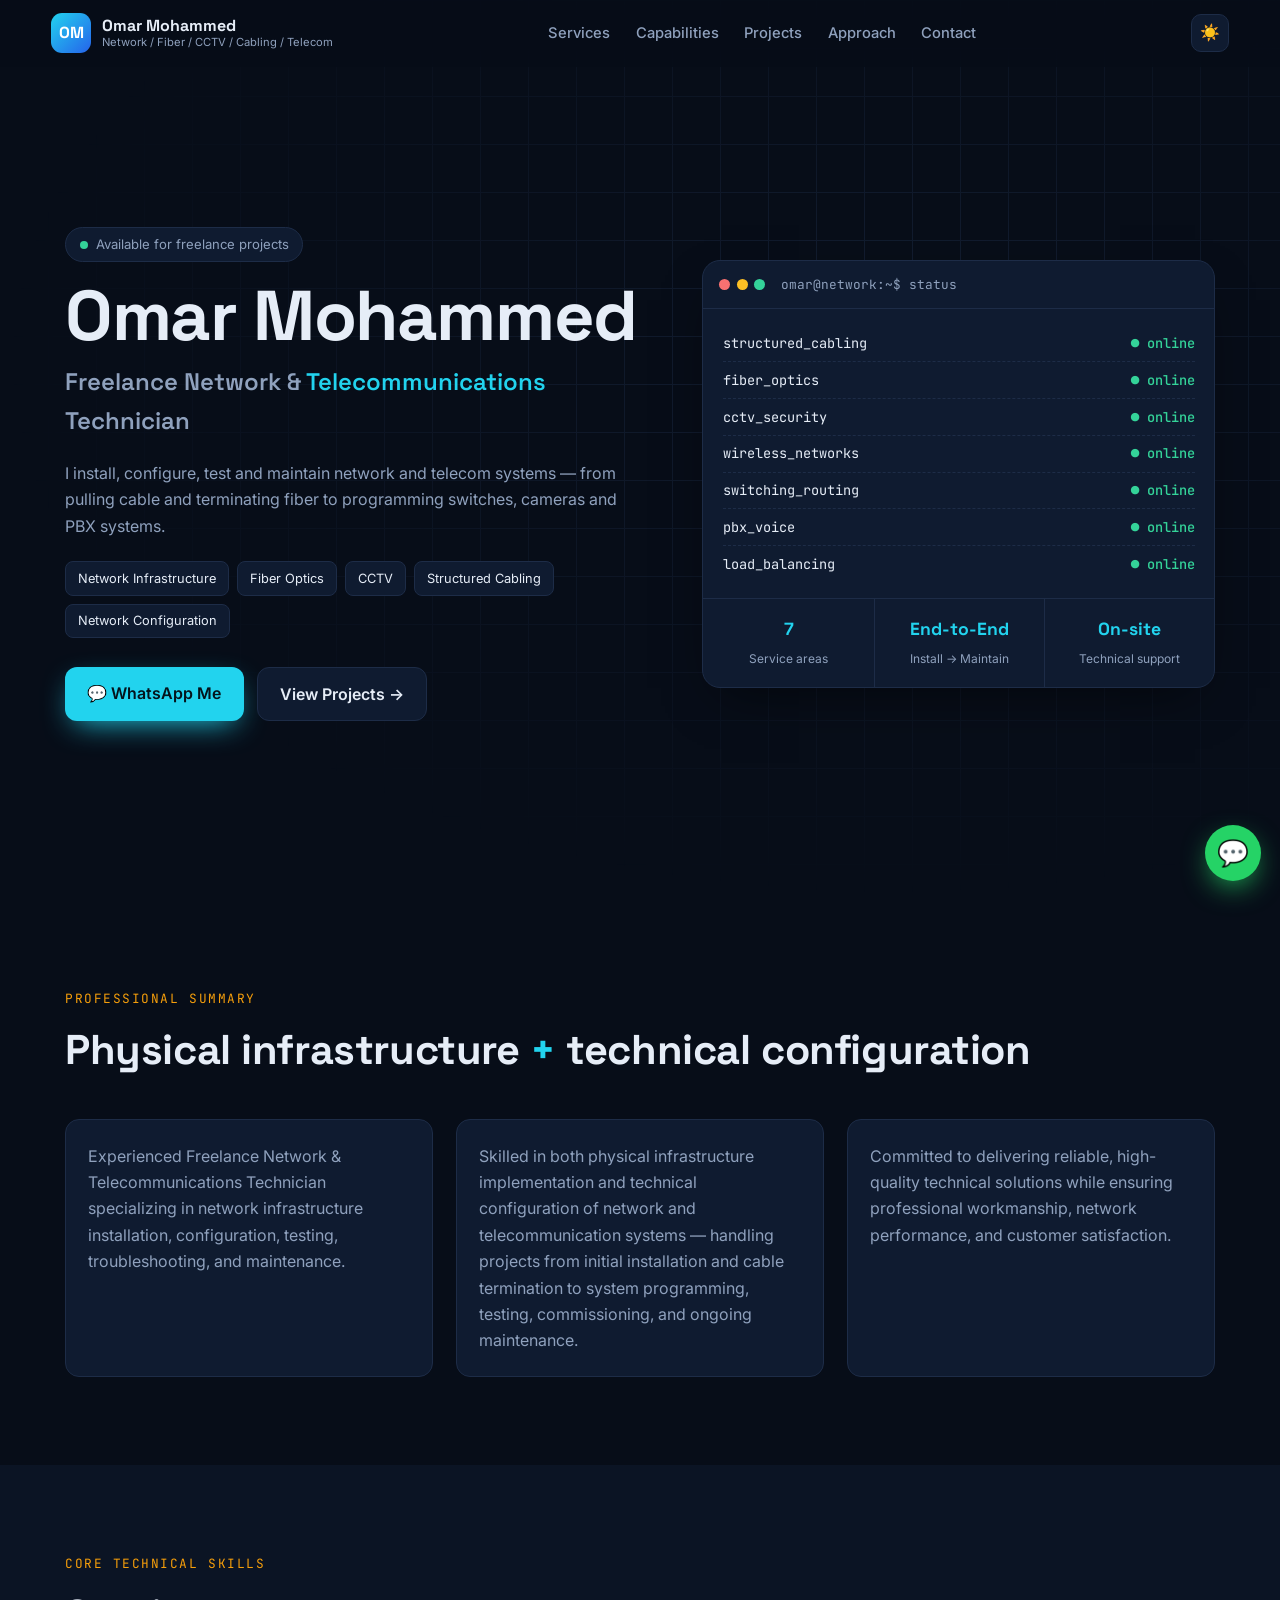
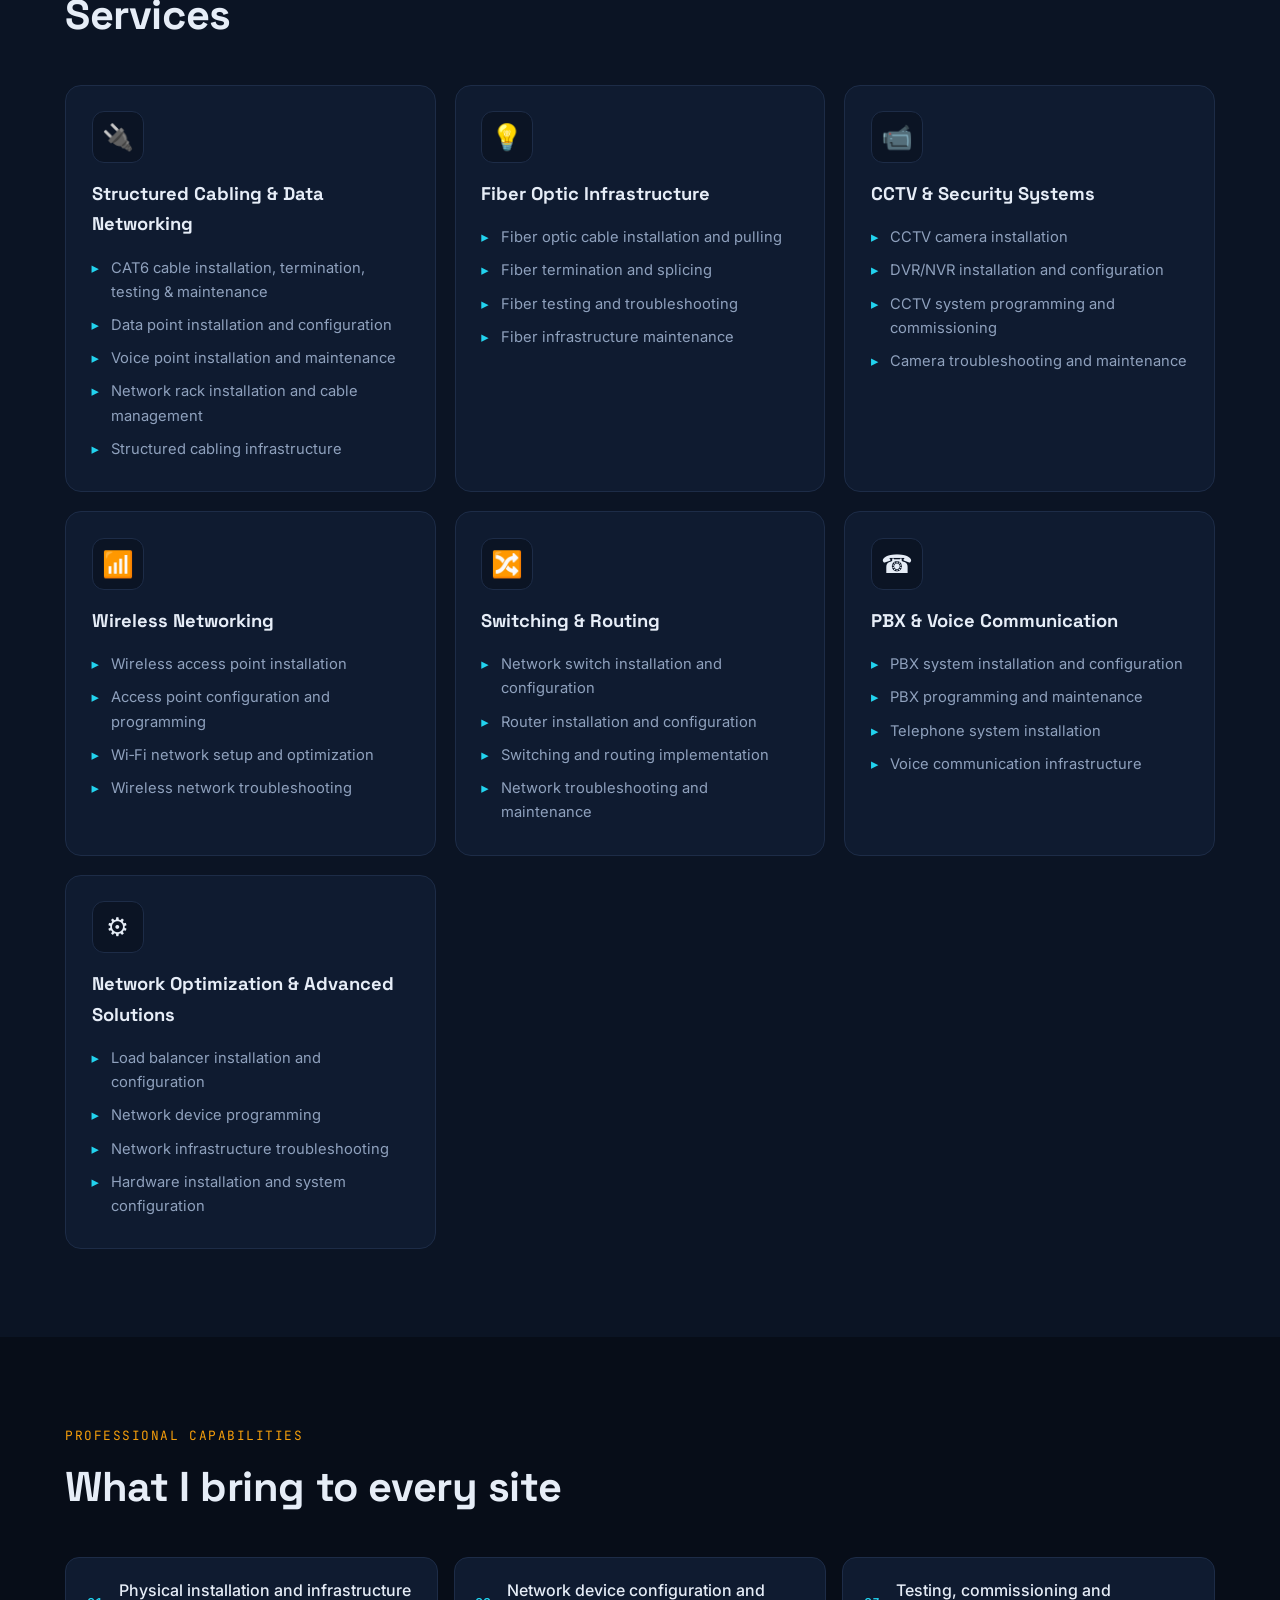
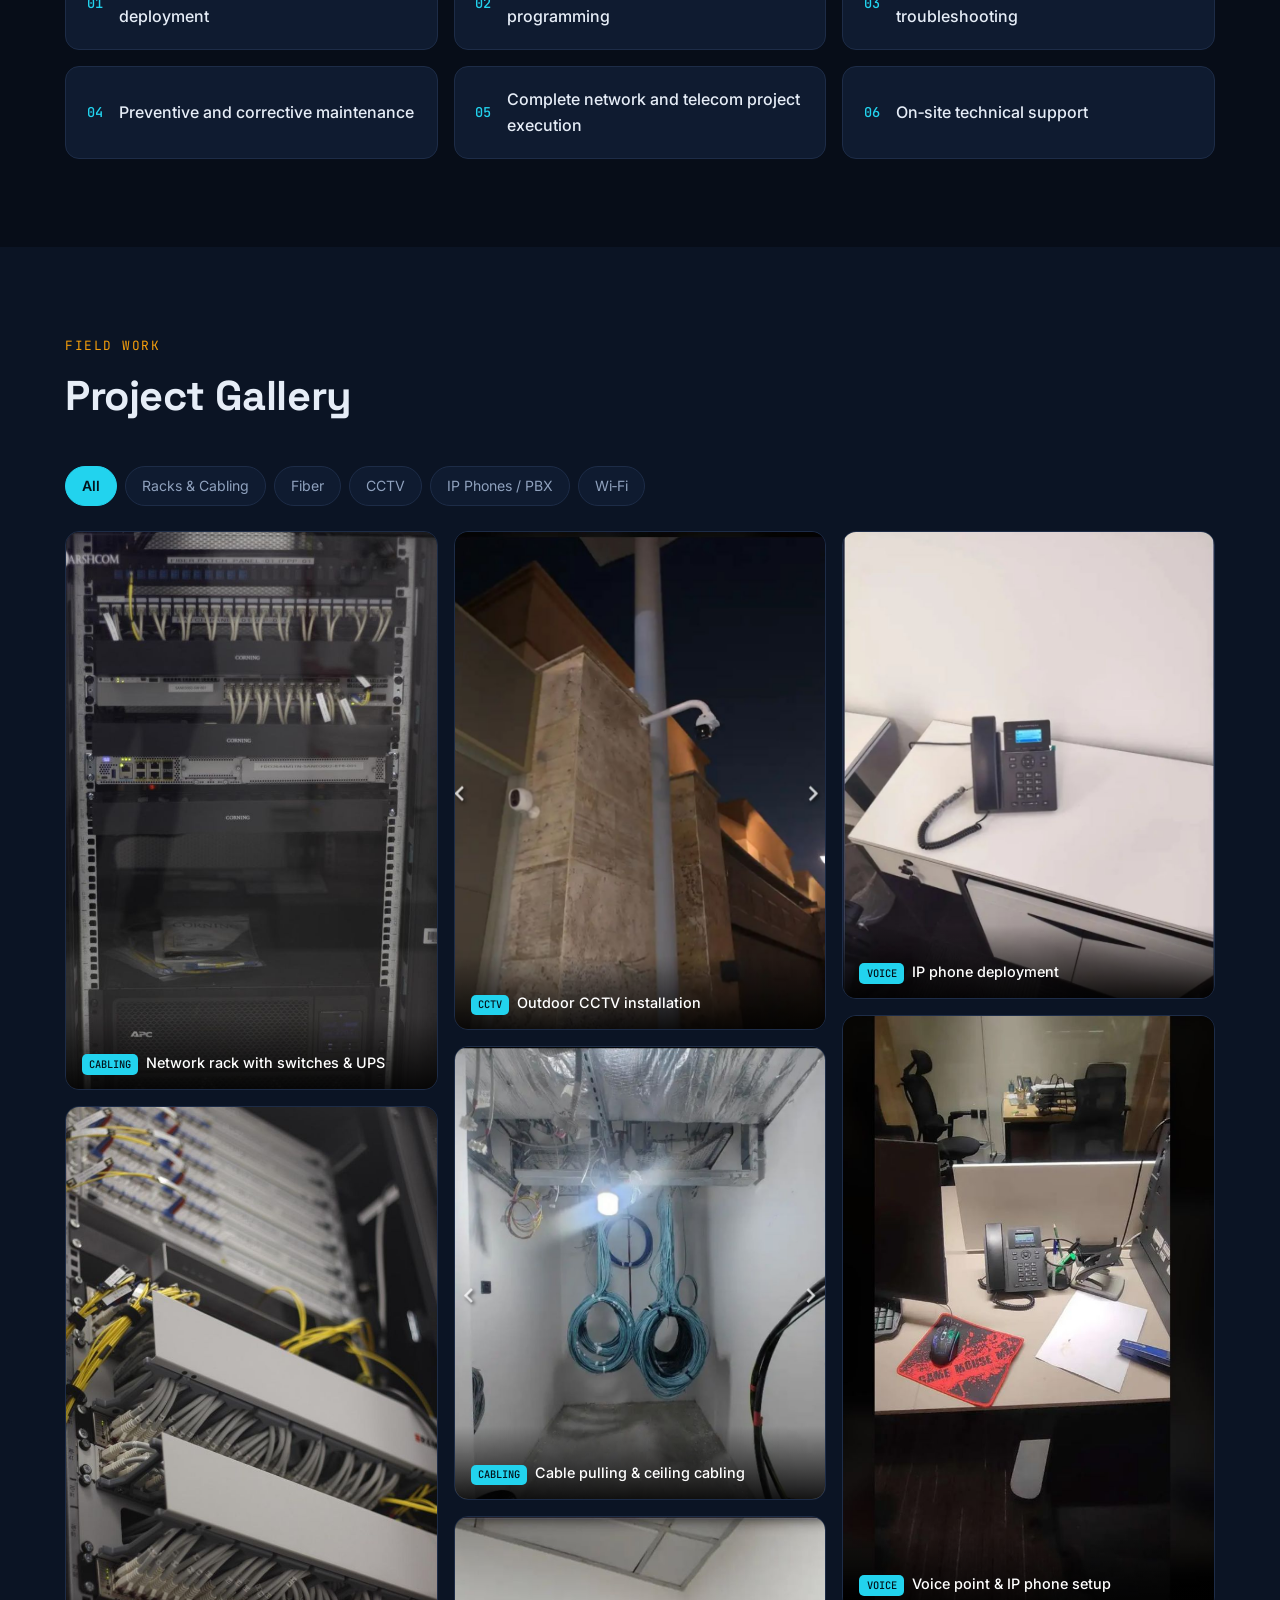
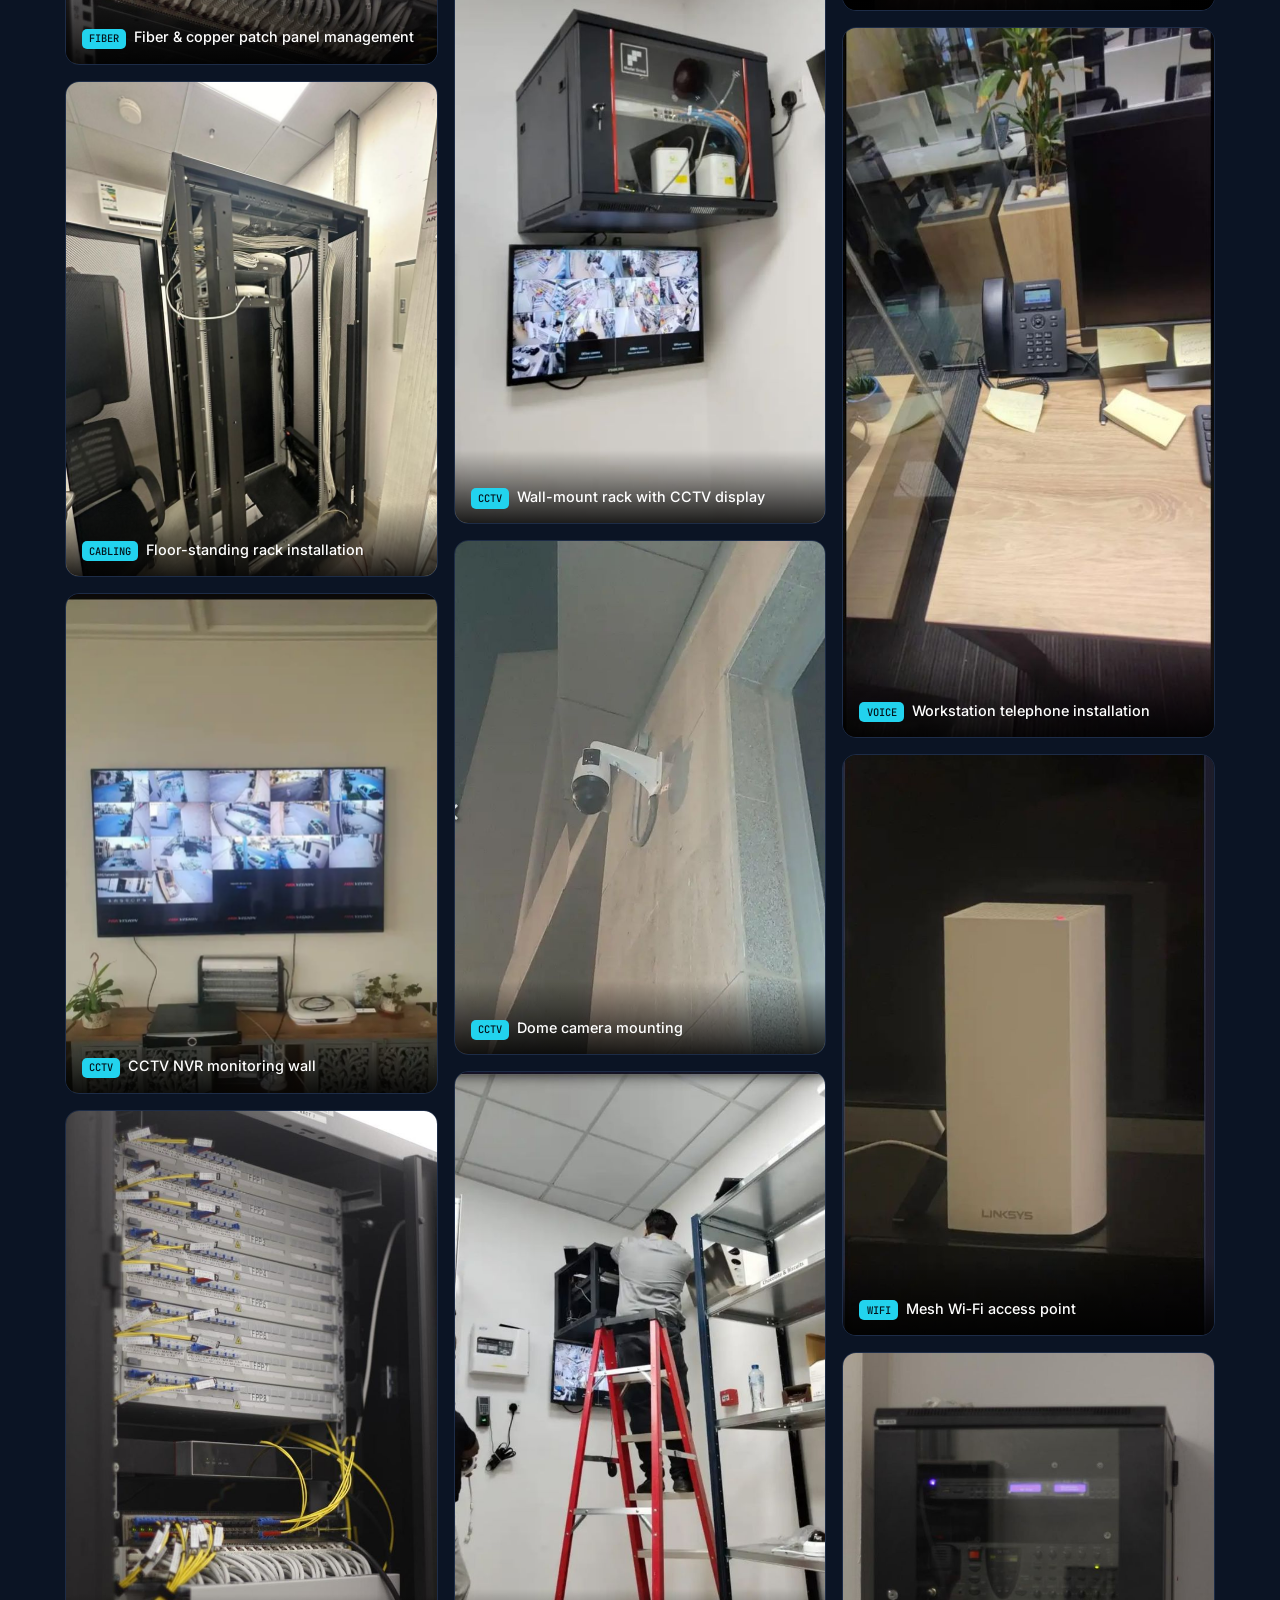
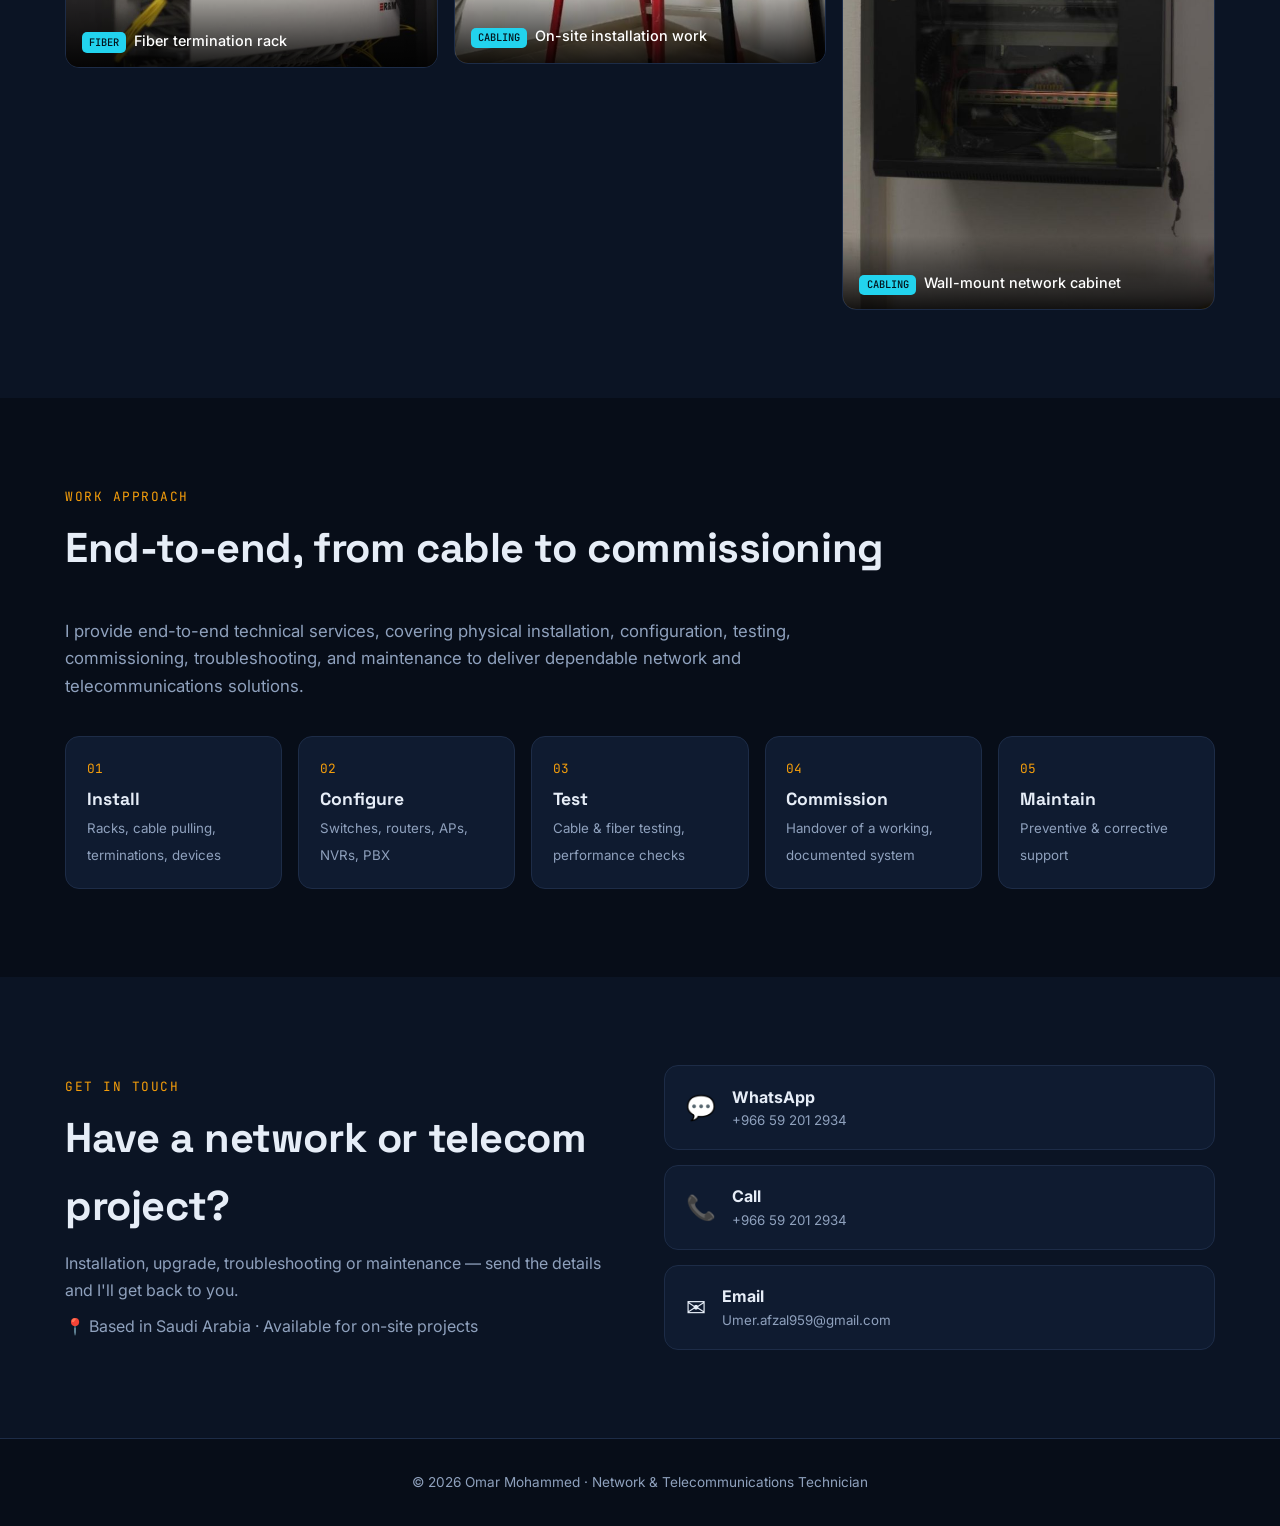
<file: umar-portfolio/index.html>
<!DOCTYPE html>
<html lang="en" data-theme="dark">
<head>
  <meta charset="UTF-8" />
  <meta name="viewport" content="width=device-width, initial-scale=1" />
  <title>Omar Mohammed | Network & Telecommunications Technician</title>
  <meta name="description" content="Portfolio of Omar Mohammed, Freelance Network & Telecommunications Technician — structured cabling, fiber optics, CCTV, Wi-Fi, switching & routing, and PBX systems." />
  <meta property="og:title" content="Omar Mohammed | Network & Telecommunications Technician" />
  <meta property="og:description" content="Network infrastructure, fiber optics, CCTV, structured cabling and network configuration — end to end." />
  <meta property="og:image" content="images/server-rack-ups.jpg" />
  <link rel="icon" href="data:image/svg+xml,<svg xmlns='http://www.w3.org/2000/svg' viewBox='0 0 100 100'><rect width='100' height='100' rx='22' fill='%230ea5e9'/><text x='50' y='66' font-size='46' text-anchor='middle' fill='white' font-family='Arial' font-weight='700'>OM</text></svg>" />
  <link rel="preconnect" href="https://fonts.googleapis.com" />
  <link rel="preconnect" href="https://fonts.gstatic.com" crossorigin />
  <link href="https://fonts.googleapis.com/css2?family=Inter:wght@400;500;600&family=Space+Grotesk:wght@500;600;700&family=JetBrains+Mono:wght@500&display=swap" rel="stylesheet" />
  <link rel="stylesheet" href="style.css" />
</head>
<body>
  <!-- ================= NAVBAR ================= -->
  <header class="nav" id="nav">
    <a href="#home" class="brand">
      <span class="brand-badge">OM</span>
      <span class="brand-text">
        <strong>Omar Mohammed</strong>
        <small>Network / Fiber / CCTV / Cabling / Telecom</small>
      </span>
    </a>
    <nav class="nav-links" id="navLinks">
      <a href="#services">Services</a>
      <a href="#capabilities">Capabilities</a>
      <a href="#projects">Projects</a>
      <a href="#approach">Approach</a>
      <a href="#contact">Contact</a>
    </nav>
    <div class="nav-actions">
      <button class="icon-btn" id="themeToggle" aria-label="Toggle theme">☀️</button>
      <button class="icon-btn menu-btn" id="menuBtn" aria-label="Open menu">☰</button>
    </div>
  </header>

  <main>
    <!-- ================= HERO ================= -->
    <section class="hero" id="home">
      <div class="grid-bg" aria-hidden="true"></div>
      <div class="container hero-inner">
        <div class="hero-text reveal">
          <p class="eyebrow"><span class="pulse"></span> Available for freelance projects</p>
          <h1>Omar Mohammed</h1>
          <h2 class="role">Freelance Network &amp; <span class="accent">Telecommunications</span> Technician</h2>
          <p class="lead">
            I install, configure, test and maintain network and telecom systems — from pulling
            cable and terminating fiber to programming switches, cameras and PBX systems.
          </p>
          <div class="chips">
            <span>Network Infrastructure</span><span>Fiber Optics</span><span>CCTV</span>
            <span>Structured Cabling</span><span>Network Configuration</span>
          </div>
          <div class="cta-row">
            <a class="btn btn-primary" id="heroWhatsapp" href="#" target="_blank" rel="noopener">💬 WhatsApp Me</a>
            <a class="btn btn-ghost" href="#projects">View Projects →</a>
          </div>
        </div>

        <div class="hero-card reveal">
          <div class="card-head">
            <span class="dot r"></span><span class="dot y"></span><span class="dot g"></span>
            <span class="mono">omar@network:~$ status</span>
          </div>
          <ul class="status-list mono">
            <li><span>structured_cabling</span><b class="ok">● online</b></li>
            <li><span>fiber_optics</span><b class="ok">● online</b></li>
            <li><span>cctv_security</span><b class="ok">● online</b></li>
            <li><span>wireless_networks</span><b class="ok">● online</b></li>
            <li><span>switching_routing</span><b class="ok">● online</b></li>
            <li><span>pbx_voice</span><b class="ok">● online</b></li>
            <li><span>load_balancing</span><b class="ok">● online</b></li>
          </ul>
          <div class="stats">
            <div><strong>7</strong><small>Service areas</small></div>
            <div><strong>End‑to‑End</strong><small>Install → Maintain</small></div>
            <div><strong>On‑site</strong><small>Technical support</small></div>
          </div>
        </div>
      </div>
    </section>

    <!-- ================= SUMMARY ================= -->
    <section class="section" id="about">
      <div class="container">
        <p class="label">Professional summary</p>
        <h2 class="title">Physical infrastructure <span class="accent">+</span> technical configuration</h2>
        <div class="about-grid">
          <p class="reveal">
            Experienced Freelance Network &amp; Telecommunications Technician specializing in network
            infrastructure installation, configuration, testing, troubleshooting, and maintenance.
          </p>
          <p class="reveal">
            Skilled in both physical infrastructure implementation and technical configuration of network
            and telecommunication systems — handling projects from initial installation and cable termination
            to system programming, testing, commissioning, and ongoing maintenance.
          </p>
          <p class="reveal">
            Committed to delivering reliable, high-quality technical solutions while ensuring professional
            workmanship, network performance, and customer satisfaction.
          </p>
        </div>
      </div>
    </section>

    <!-- ================= SERVICES ================= -->
    <section class="section alt" id="services">
      <div class="container">
        <p class="label">Core technical skills</p>
        <h2 class="title">Services</h2>
        <div class="services-grid">
          <article class="service reveal">
            <div class="svc-icon">🔌</div>
            <h3>Structured Cabling &amp; Data Networking</h3>
            <ul>
              <li>CAT6 cable installation, termination, testing &amp; maintenance</li>
              <li>Data point installation and configuration</li>
              <li>Voice point installation and maintenance</li>
              <li>Network rack installation and cable management</li>
              <li>Structured cabling infrastructure</li>
            </ul>
          </article>
          <article class="service reveal">
            <div class="svc-icon">💡</div>
            <h3>Fiber Optic Infrastructure</h3>
            <ul>
              <li>Fiber optic cable installation and pulling</li>
              <li>Fiber termination and splicing</li>
              <li>Fiber testing and troubleshooting</li>
              <li>Fiber infrastructure maintenance</li>
            </ul>
          </article>
          <article class="service reveal">
            <div class="svc-icon">📹</div>
            <h3>CCTV &amp; Security Systems</h3>
            <ul>
              <li>CCTV camera installation</li>
              <li>DVR/NVR installation and configuration</li>
              <li>CCTV system programming and commissioning</li>
              <li>Camera troubleshooting and maintenance</li>
            </ul>
          </article>
          <article class="service reveal">
            <div class="svc-icon">📶</div>
            <h3>Wireless Networking</h3>
            <ul>
              <li>Wireless access point installation</li>
              <li>Access point configuration and programming</li>
              <li>Wi‑Fi network setup and optimization</li>
              <li>Wireless network troubleshooting</li>
            </ul>
          </article>
          <article class="service reveal">
            <div class="svc-icon">🔀</div>
            <h3>Switching &amp; Routing</h3>
            <ul>
              <li>Network switch installation and configuration</li>
              <li>Router installation and configuration</li>
              <li>Switching and routing implementation</li>
              <li>Network troubleshooting and maintenance</li>
            </ul>
          </article>
          <article class="service reveal">
            <div class="svc-icon">☎️</div>
            <h3>PBX &amp; Voice Communication</h3>
            <ul>
              <li>PBX system installation and configuration</li>
              <li>PBX programming and maintenance</li>
              <li>Telephone system installation</li>
              <li>Voice communication infrastructure</li>
            </ul>
          </article>
          <article class="service reveal">
            <div class="svc-icon">⚙️</div>
            <h3>Network Optimization &amp; Advanced Solutions</h3>
            <ul>
              <li>Load balancer installation and configuration</li>
              <li>Network device programming</li>
              <li>Network infrastructure troubleshooting</li>
              <li>Hardware installation and system configuration</li>
            </ul>
          </article>
        </div>
      </div>
    </section>

    <!-- ================= CAPABILITIES ================= -->
    <section class="section" id="capabilities">
      <div class="container">
        <p class="label">Professional capabilities</p>
        <h2 class="title">What I bring to every site</h2>
        <div class="cap-grid">
          <div class="cap reveal"><span>01</span>Physical installation and infrastructure deployment</div>
          <div class="cap reveal"><span>02</span>Network device configuration and programming</div>
          <div class="cap reveal"><span>03</span>Testing, commissioning and troubleshooting</div>
          <div class="cap reveal"><span>04</span>Preventive and corrective maintenance</div>
          <div class="cap reveal"><span>05</span>Complete network and telecom project execution</div>
          <div class="cap reveal"><span>06</span>On‑site technical support</div>
        </div>
      </div>
    </section>

    <!-- ================= PROJECTS ================= -->
    <section class="section alt" id="projects">
      <div class="container">
        <p class="label">Field work</p>
        <h2 class="title">Project Gallery</h2>
        <div class="filters" id="filters">
          <button class="active" data-filter="all">All</button>
          <button data-filter="cabling">Racks &amp; Cabling</button>
          <button data-filter="fiber">Fiber</button>
          <button data-filter="cctv">CCTV</button>
          <button data-filter="voice">IP Phones / PBX</button>
          <button data-filter="wifi">Wi‑Fi</button>
        </div>
        <div class="gallery" id="gallery"><!-- filled by script.js --></div>
      </div>
    </section>

    <!-- ================= APPROACH ================= -->
    <section class="section" id="approach">
      <div class="container">
        <p class="label">Work approach</p>
        <h2 class="title">End‑to‑end, from cable to commissioning</h2>
        <p class="approach-lead reveal">
          I provide end-to-end technical services, covering physical installation, configuration, testing,
          commissioning, troubleshooting, and maintenance to deliver dependable network and
          telecommunications solutions.
        </p>
        <ol class="timeline">
          <li class="reveal"><b>Install</b><small>Racks, cable pulling, terminations, devices</small></li>
          <li class="reveal"><b>Configure</b><small>Switches, routers, APs, NVRs, PBX</small></li>
          <li class="reveal"><b>Test</b><small>Cable &amp; fiber testing, performance checks</small></li>
          <li class="reveal"><b>Commission</b><small>Handover of a working, documented system</small></li>
          <li class="reveal"><b>Maintain</b><small>Preventive &amp; corrective support</small></li>
        </ol>
      </div>
    </section>

    <!-- ================= CONTACT ================= -->
    <section class="section alt" id="contact">
      <div class="container contact">
        <div class="reveal">
          <p class="label">Get in touch</p>
          <h2 class="title">Have a network or telecom project?</h2>
          <p class="muted">Installation, upgrade, troubleshooting or maintenance — send the details and I'll get back to you.</p>
          <p class="muted" id="locationText"></p>
        </div>
        <div class="contact-cards reveal">
          <a class="contact-card" id="cWhatsapp" href="#" target="_blank" rel="noopener"><span>💬</span><div><b>WhatsApp</b><small id="cWhatsappText"></small></div></a>
          <a class="contact-card" id="cPhone" href="#"><span>📞</span><div><b>Call</b><small id="cPhoneText"></small></div></a>
          <a class="contact-card" id="cEmail" href="#"><span>✉️</span><div><b>Email</b><small id="cEmailText"></small></div></a>
        </div>
      </div>
    </section>
  </main>

  <footer class="footer">
    <p>© <span id="year"></span> Omar Mohammed · Network &amp; Telecommunications Technician</p>
  </footer>

  <!-- Floating WhatsApp button -->
  <a class="wa-float" id="waFloat" href="#" target="_blank" rel="noopener" aria-label="WhatsApp">💬</a>

  <!-- Lightbox -->
  <div class="lightbox" id="lightbox" aria-hidden="true">
    <button class="lb-close" id="lbClose" aria-label="Close">✕</button>
    <button class="lb-nav prev" id="lbPrev" aria-label="Previous">‹</button>
    <figure><img id="lbImg" alt="" /><figcaption id="lbCap"></figcaption></figure>
    <button class="lb-nav next" id="lbNext" aria-label="Next">›</button>
  </div>

  <script src="script.js"></script>
</body>
</html>
</file>
<file: umar-portfolio/style.css>
/* ================= Theme colors ================= */
:root,
[data-theme="dark"] {
  --bg: #070d18;
  --bg-alt: #0b1424;
  --card: #0f1b30;
  --border: #1d2c47;
  --text: #e6edf7;
  --muted: #8fa1bd;
  --accent: #22d3ee;
  --accent-2: #f59e0b;
  --ok: #34d399;
  --shadow: 0 20px 50px -20px rgba(0, 0, 0, 0.6);
}
[data-theme="light"] {
  --bg: #f5f8fc;
  --bg-alt: #eaf0f8;
  --card: #ffffff;
  --border: #d6e0ee;
  --text: #0c1628;
  --muted: #52627c;
  --accent: #0284c7;
  --accent-2: #d97706;
  --ok: #059669;
  --shadow: 0 20px 50px -25px rgba(15, 40, 80, 0.25);
}

* { box-sizing: border-box; margin: 0; padding: 0; }
html { scroll-behavior: smooth; scroll-padding-top: 80px; }
body {
  font-family: "Inter", system-ui, sans-serif;
  background: var(--bg);
  color: var(--text);
  line-height: 1.65;
  transition: background 0.3s, color 0.3s;
}
a { color: inherit; text-decoration: none; }
img { max-width: 100%; display: block; }
.container { width: min(1150px, 92%); margin: 0 auto; }
.mono { font-family: "JetBrains Mono", monospace; }
.accent { color: var(--accent); }
.muted { color: var(--muted); margin-top: 0.6rem; }

h1, h2, h3, .brand strong { font-family: "Space Grotesk", sans-serif; }

/* ================= Navbar ================= */
.nav {
  position: fixed; inset: 0 0 auto 0; z-index: 50;
  display: flex; align-items: center; justify-content: space-between;
  padding: 0.8rem 4%;
  background: color-mix(in srgb, var(--bg) 80%, transparent);
  backdrop-filter: blur(12px);
  border-bottom: 1px solid transparent;
  transition: border-color 0.3s;
}
.nav.scrolled { border-color: var(--border); }
.brand { display: flex; align-items: center; gap: 0.7rem; }
.brand-badge {
  width: 40px; height: 40px; border-radius: 11px;
  display: grid; place-items: center; font-weight: 700; color: #fff;
  background: linear-gradient(135deg, var(--accent), #2563eb);
  font-family: "Space Grotesk", sans-serif;
}
.brand-text { display: flex; flex-direction: column; line-height: 1.2; }
.brand-text small { color: var(--muted); font-size: 0.7rem; }
.nav-links { display: flex; gap: 1.6rem; }
.nav-links a { color: var(--muted); font-size: 0.92rem; font-weight: 500; transition: color 0.2s; }
.nav-links a:hover { color: var(--accent); }
.nav-actions { display: flex; gap: 0.5rem; }
.icon-btn {
  width: 38px; height: 38px; border-radius: 10px; cursor: pointer;
  background: var(--card); border: 1px solid var(--border); color: var(--text); font-size: 1rem;
}
.menu-btn { display: none; }

/* ================= Hero ================= */
.hero { position: relative; min-height: 100vh; display: flex; align-items: center; padding: 7rem 0 4rem; overflow: hidden; }
.grid-bg {
  position: absolute; inset: 0; opacity: 0.5;
  background-image:
    linear-gradient(var(--border) 1px, transparent 1px),
    linear-gradient(90deg, var(--border) 1px, transparent 1px);
  background-size: 48px 48px;
  mask-image: radial-gradient(ellipse at 70% 40%, #000 10%, transparent 70%);
}
.hero-inner { position: relative; display: grid; grid-template-columns: 1.15fr 1fr; gap: 3rem; align-items: center; }
.eyebrow {
  display: inline-flex; align-items: center; gap: 0.5rem;
  font-size: 0.82rem; color: var(--muted);
  border: 1px solid var(--border); background: var(--card);
  padding: 0.35rem 0.85rem; border-radius: 99px;
}
.pulse { width: 8px; height: 8px; border-radius: 50%; background: var(--ok); box-shadow: 0 0 0 0 var(--ok); animation: pulse 1.8s infinite; }
@keyframes pulse { 70% { box-shadow: 0 0 0 9px transparent; } 100% { box-shadow: 0 0 0 0 transparent; } }
.hero h1 { font-size: clamp(2.6rem, 6vw, 4.4rem); line-height: 1.05; margin: 1.1rem 0 0.5rem; letter-spacing: -0.02em; }
.role { font-size: clamp(1.15rem, 2.2vw, 1.5rem); font-weight: 600; color: var(--muted); }
.lead { margin: 1.2rem 0 1.4rem; color: var(--muted); max-width: 560px; }
.chips { display: flex; flex-wrap: wrap; gap: 0.5rem; }
.chips span {
  font-size: 0.8rem; padding: 0.35rem 0.75rem; border-radius: 8px;
  border: 1px solid var(--border); background: var(--card);
}
.cta-row { display: flex; gap: 0.8rem; margin-top: 1.8rem; flex-wrap: wrap; }
.btn { padding: 0.8rem 1.4rem; border-radius: 12px; font-weight: 600; transition: transform 0.2s, box-shadow 0.2s; }
.btn:hover { transform: translateY(-2px); }
.btn-primary { background: var(--accent); color: #04141c; box-shadow: 0 10px 30px -10px var(--accent); }
.btn-ghost { border: 1px solid var(--border); background: var(--card); }

.hero-card { background: var(--card); border: 1px solid var(--border); border-radius: 18px; box-shadow: var(--shadow); overflow: hidden; }
.card-head { display: flex; align-items: center; gap: 0.4rem; padding: 0.8rem 1rem; border-bottom: 1px solid var(--border); font-size: 0.8rem; color: var(--muted); }
.card-head .mono { margin-left: 0.6rem; }
.dot { width: 11px; height: 11px; border-radius: 50%; }
.dot.r { background: #f87171; } .dot.y { background: #fbbf24; } .dot.g { background: #34d399; }
.status-list { list-style: none; padding: 1rem 1.2rem; font-size: 0.85rem; }
.status-list li { display: flex; justify-content: space-between; padding: 0.42rem 0; border-bottom: 1px dashed var(--border); }
.status-list li:last-child { border: 0; }
.ok { color: var(--ok); font-weight: 500; }
.stats { display: grid; grid-template-columns: repeat(3, 1fr); border-top: 1px solid var(--border); }
.stats div { padding: 1rem; text-align: center; }
.stats div + div { border-left: 1px solid var(--border); }
.stats strong { display: block; font-family: "Space Grotesk", sans-serif; font-size: 1.1rem; color: var(--accent); }
.stats small { color: var(--muted); font-size: 0.75rem; }

/* ================= Sections ================= */
.section { padding: 5.5rem 0; }
.section.alt { background: var(--bg-alt); }
.label { font-family: "JetBrains Mono", monospace; color: var(--accent-2); font-size: 0.8rem; text-transform: uppercase; letter-spacing: 0.12em; }
.title { font-size: clamp(1.8rem, 3.6vw, 2.6rem); margin: 0.4rem 0 2.2rem; letter-spacing: -0.01em; }

.about-grid { display: grid; grid-template-columns: repeat(3, 1fr); gap: 1.4rem; }
.about-grid p { background: var(--card); border: 1px solid var(--border); border-radius: 14px; padding: 1.4rem; color: var(--muted); }

.services-grid { display: grid; grid-template-columns: repeat(auto-fill, minmax(320px, 1fr)); gap: 1.2rem; }
.service {
  background: var(--card); border: 1px solid var(--border); border-radius: 16px; padding: 1.6rem;
  transition: transform 0.25s, border-color 0.25s;
}
.service:hover { transform: translateY(-4px); border-color: var(--accent); }
.svc-icon { font-size: 1.6rem; width: 52px; height: 52px; display: grid; place-items: center; border-radius: 12px; background: var(--bg-alt); border: 1px solid var(--border); }
.service h3 { margin: 1rem 0 0.7rem; font-size: 1.15rem; }
.service ul { list-style: none; }
.service li { color: var(--muted); font-size: 0.92rem; padding: 0.28rem 0 0.28rem 1.2rem; position: relative; }
.service li::before { content: "▸"; position: absolute; left: 0; color: var(--accent); }

.cap-grid { display: grid; grid-template-columns: repeat(3, 1fr); gap: 1rem; }
.cap { display: flex; gap: 1rem; align-items: center; padding: 1.2rem 1.3rem; border: 1px solid var(--border); border-radius: 14px; background: var(--card); font-weight: 500; }
.cap span { font-family: "JetBrains Mono", monospace; color: var(--accent); font-size: 0.85rem; }

/* ================= Gallery ================= */
.filters { display: flex; flex-wrap: wrap; gap: 0.5rem; margin-bottom: 1.6rem; }
.filters button {
  font: inherit; font-size: 0.88rem; cursor: pointer; padding: 0.45rem 1rem; border-radius: 99px;
  border: 1px solid var(--border); background: var(--card); color: var(--muted);
}
.filters button.active { background: var(--accent); color: #04141c; border-color: var(--accent); font-weight: 600; }
.gallery { columns: 3 280px; column-gap: 1rem; }
.g-item {
  break-inside: avoid; margin-bottom: 1rem; position: relative; cursor: zoom-in;
  border-radius: 14px; overflow: hidden; border: 1px solid var(--border); background: var(--card);
}
.g-item img { width: 100%; transition: transform 0.5s; }
.g-item:hover img { transform: scale(1.05); }
.g-item figcaption {
  position: absolute; inset: auto 0 0 0; padding: 2.2rem 1rem 0.9rem;
  background: linear-gradient(transparent, rgba(0, 0, 0, 0.85)); color: #fff; font-size: 0.9rem; font-weight: 500;
}
.tag { display: inline-block; font-family: "JetBrains Mono", monospace; font-size: 0.65rem; text-transform: uppercase; background: var(--accent); color: #04141c; padding: 0.1rem 0.45rem; border-radius: 5px; margin-right: 0.5rem; }

.lightbox { position: fixed; inset: 0; z-index: 100; background: rgba(2, 6, 14, 0.94); display: none; align-items: center; justify-content: center; padding: 1rem; }
.lightbox.open { display: flex; }
.lightbox figure { max-width: 92vw; max-height: 88vh; text-align: center; }
.lightbox img { max-height: 80vh; margin: 0 auto; border-radius: 10px; }
.lightbox figcaption { color: #e6edf7; margin-top: 0.8rem; }
.lb-close, .lb-nav { position: absolute; background: rgba(255,255,255,0.1); color: #fff; border: 0; cursor: pointer; border-radius: 50%; width: 48px; height: 48px; font-size: 1.6rem; }
.lb-close { top: 1rem; right: 1rem; font-size: 1.1rem; }
.lb-nav.prev { left: 1rem; } .lb-nav.next { right: 1rem; }

/* ================= Approach ================= */
.approach-lead { max-width: 760px; color: var(--muted); margin-bottom: 2.2rem; font-size: 1.05rem; }
.timeline { list-style: none; display: grid; grid-template-columns: repeat(5, 1fr); gap: 1rem; counter-reset: s; }
.timeline li { counter-increment: s; position: relative; padding: 1.3rem; border-radius: 14px; background: var(--card); border: 1px solid var(--border); }
.timeline li::before { content: "0" counter(s); font-family: "JetBrains Mono", monospace; color: var(--accent-2); font-size: 0.8rem; display: block; margin-bottom: 0.4rem; }
.timeline b { display: block; font-family: "Space Grotesk", sans-serif; font-size: 1.1rem; }
.timeline small { color: var(--muted); }

/* ================= Contact ================= */
.contact { display: grid; grid-template-columns: 1fr 1fr; gap: 3rem; align-items: center; }
.contact .title { margin-bottom: 0.5rem; }
.contact-cards { display: grid; gap: 0.9rem; }
.contact-card { display: flex; gap: 1rem; align-items: center; padding: 1.1rem 1.3rem; background: var(--card); border: 1px solid var(--border); border-radius: 14px; transition: border-color 0.2s, transform 0.2s; }
.contact-card:hover { border-color: var(--accent); transform: translateX(4px); }
.contact-card > span { font-size: 1.5rem; }
.contact-card small { display: block; color: var(--muted); word-break: break-all; }

.footer { text-align: center; padding: 2rem; color: var(--muted); font-size: 0.85rem; border-top: 1px solid var(--border); }

.wa-float {
  position: fixed; right: 1.2rem; bottom: 1.2rem; z-index: 60; width: 56px; height: 56px; border-radius: 50%;
  display: grid; place-items: center; font-size: 1.6rem; background: #25d366; box-shadow: 0 10px 30px -8px #25d366;
}

/* ================= Reveal animation ================= */
.reveal { opacity: 0; transform: translateY(22px); transition: opacity 0.7s ease, transform 0.7s ease; }
.reveal.in { opacity: 1; transform: none; }
@media (prefers-reduced-motion: reduce) { .reveal { opacity: 1; transform: none; transition: none; } }

/* ================= Responsive ================= */
@media (max-width: 960px) {
  .hero-inner, .contact { grid-template-columns: 1fr; }
  .about-grid, .cap-grid { grid-template-columns: 1fr 1fr; }
  .timeline { grid-template-columns: 1fr 1fr; }
}
@media (max-width: 760px) {
  .menu-btn { display: block; }
  .brand-text small { display: none; }
  .nav-links {
    position: absolute; top: 100%; left: 0; right: 0; flex-direction: column; gap: 0;
    background: var(--bg); border-bottom: 1px solid var(--border); display: none;
  }
  .nav-links.open { display: flex; }
  .nav-links a { padding: 1rem 5%; border-top: 1px solid var(--border); }
  .about-grid, .cap-grid, .timeline { grid-template-columns: 1fr; }
  .services-grid { grid-template-columns: 1fr; }
  .section { padding: 4rem 0; }
}
</file>
